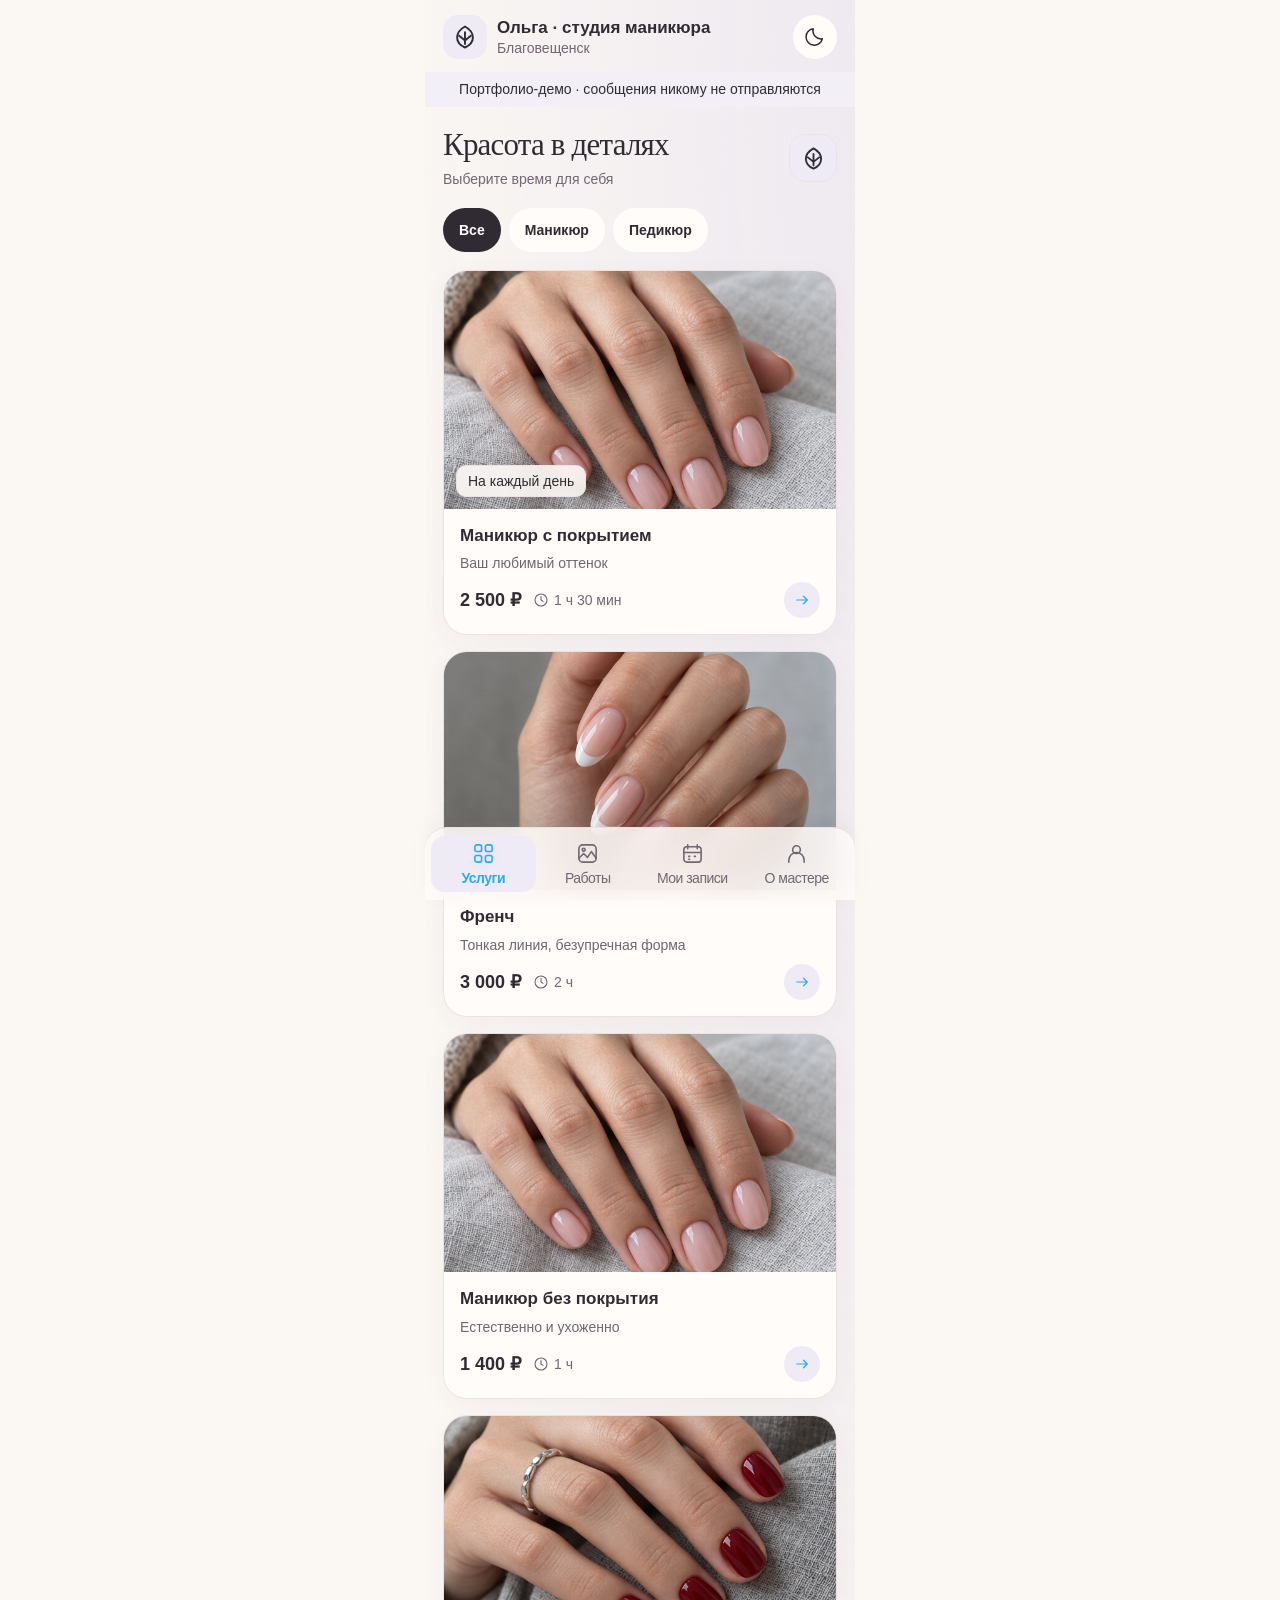
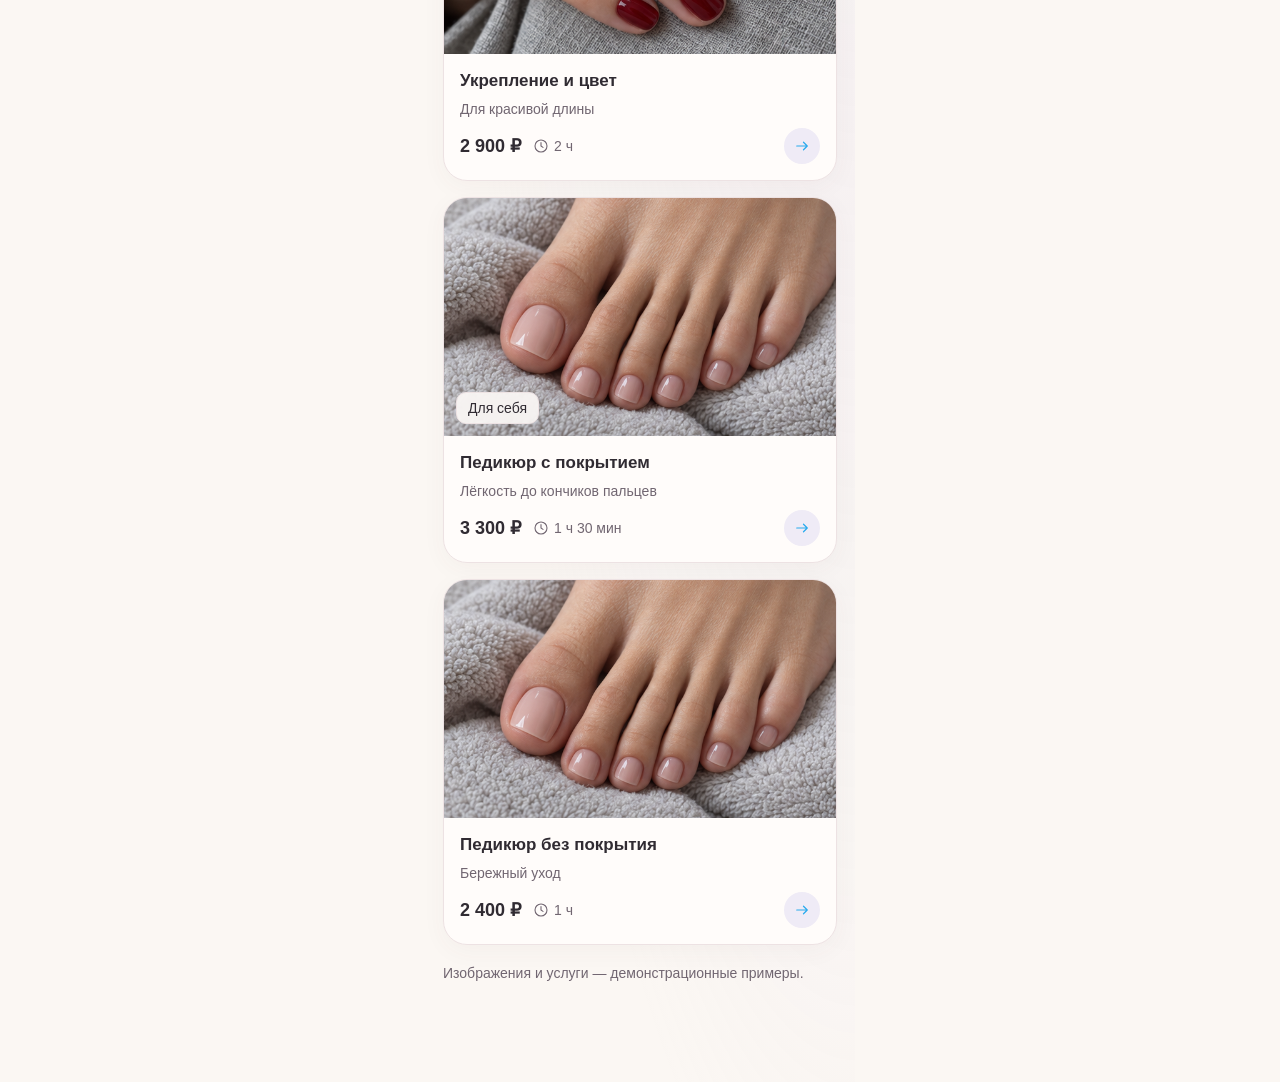
<file: tg-app/portfolio.html>
<!doctype html>
<!-- Бесплатная автономная версия для портфолио: данные остаются в этом браузере. -->
<html lang="ru">
<head>
  <meta charset="UTF-8">
  <meta name="viewport" content="width=device-width, initial-scale=1, viewport-fit=cover">
  <meta name="theme-color" content="#F4F6F8">
  <meta name="app-data-mode" content="portfolio">
  <title>Ольга — демонстрация записи</title>
  <link rel="icon" href="assets/icon.svg" type="image/svg+xml">
  <link rel="stylesheet" href="styles.css">
  <script type="module" src="app.mjs"></script>
</head>
<body>
  <div id="app" class="app-shell">
    <header id="header" class="app-header"></header>
    <div id="demo-banner" class="demo-banner">Портфолио-демо · сообщения никому не отправляются</div>
    <main id="screen" tabindex="-1" aria-label="Содержимое приложения"><div class="skeleton"></div><p class="loading">Открываем студию…</p></main>
    <div id="action-bar" class="action-bar" hidden></div>
    <nav id="tabs" class="tab-bar" aria-label="Основные разделы"></nav>
  </div>
  <div id="toast" class="toast" role="status" aria-live="polite"></div>
  <dialog id="dialog" aria-labelledby="dialog-title"></dialog>
  <noscript>Для просмотра демонстрации включите JavaScript в браузере.</noscript>
</body>
</html>
</file>
<file: tg-app/styles.css>
/* Мобильная оболочка: цвета Telegram, крупные касания и общие состояния экранов. */
/* В панели мастера пять равных кнопок; подписи переносятся на узком экране. */
.tab-bar.owner-tabs{grid-template-columns:repeat(5,minmax(0,1fr))}.owner-tabs .tab{min-width:0;white-space:normal}.owner-tabs .tab span{max-width:100%;line-height:1.15}
:root{color-scheme:light;--bg:#F4F6F8;--surface:#fff;--text:#17212B;--muted:#667580;--line:#E8EDF1;--accent:#2AABEE;--accent-text:#fff;--soft:#E7F5FD;--green:#248064;--danger:#C53D4E;--shadow:0 4px 20px #263b4b08;--safe-bottom:env(safe-area-inset-bottom,0px);--safe-top:0px;font-family:-apple-system,BlinkMacSystemFont,"Segoe UI",sans-serif;font-size:16px}
:root[data-theme=dark]{color-scheme:dark;--bg:#17212B;--surface:#232F3C;--text:#F1F5F8;--muted:#A0AFBD;--line:#344351;--soft:#233F50;--green:#74D7AE;--danger:#FF8190;--shadow:0 4px 20px #00000018}
*{box-sizing:border-box}body{margin:0;background:var(--bg);color:var(--text);-webkit-tap-highlight-color:transparent}button,input,select{font:inherit}button,a,input,select{touch-action:manipulation}button{cursor:pointer;border:0;color:inherit}button:active{transform:scale(.976);filter:brightness(.96)}button:disabled{cursor:default;opacity:.46;transform:none}button,a{transition:background .2s,transform .15s,opacity .2s}a{color:var(--accent)}button:focus-visible,a:focus-visible,input:focus-visible,select:focus-visible{outline:3px solid var(--accent);outline-offset:3px}button svg{flex:none}h1,h2,h3,p{margin:0}h1{font-size:28px;line-height:1.15;letter-spacing:-.7px;font-weight:720}h2{font-size:21px;line-height:1.25;letter-spacing:-.4px}h3{font-size:17px;line-height:1.35}p{line-height:1.5}small,.small{font-size:14px}input,select{width:100%;min-width:0;min-height:48px;border:1px solid var(--line);border-radius:12px;background:var(--bg);color:var(--text);padding:11px 12px}label{display:grid;gap:8px;font-size:14px}img{display:block;max-width:100%}fieldset{border:0;padding:0;margin:0}legend{margin-bottom:12px;font-weight:600}button{min-height:44px;min-width:44px}button[hidden],[hidden]{display:none!important}.app-shell{max-width:430px;min-height:100dvh;margin:0 auto;background:var(--bg);position:relative}main{padding:18px 18px calc(98px + var(--safe-bottom));min-height:70vh;outline:0}.app-header{padding:calc(12px + var(--safe-top)) 18px 10px;display:flex;align-items:center;gap:10px;min-height:72px;background:var(--bg)}.brand-mark,.avatar{width:44px;height:44px;background:var(--soft);border-radius:15px;display:grid;place-items:center;color:var(--accent);flex:none}.brand-title{font-size:17px;font-weight:700}.brand-subtitle{color:var(--muted);font-size:14px;margin-top:2px}.header-title{flex:1;min-width:0}.icon-button{width:44px;height:44px;border-radius:50%;display:grid;place-items:center;background:var(--surface);flex:none}.demo-banner{font-size:14px;text-align:center;padding:8px 10px;background:var(--soft);color:var(--text);line-height:1.35}.screen-enter{animation:enter .24s ease both}@keyframes enter{from{opacity:0;transform:translateX(10px)}to{opacity:1;transform:translateX(0)}}.intro{display:flex;align-items:center;justify-content:space-between;gap:12px;margin:2px 0 18px}.intro p{margin-top:6px;color:var(--muted);font-size:14px}.intro-symbol{color:var(--accent);border:1px solid var(--line);width:48px;height:48px;border-radius:16px;display:grid;place-items:center;flex:none}.chips{display:flex;gap:8px;margin:0 0 18px;flex-wrap:wrap}.chip{padding:10px 16px;border-radius:25px;background:var(--surface);font-size:14px;font-weight:600;min-height:44px}.chip.active{background:var(--text);color:var(--surface)}.service-list{display:grid;gap:16px}.service-card{padding:0;text-align:left;border-radius:20px;background:var(--surface);overflow:hidden;box-shadow:var(--shadow);width:100%}.card-photo{height:170px;position:relative;overflow:hidden}.photo{position:relative;background:#E8DFDD;overflow:hidden;isolation:isolate}.photo:before{content:"";position:absolute;inset:0;background-image:url('assets/nails.jpg');background-size:200% 200%;background-position:0 0}.photo[data-photo="1"]:before{background-position:100% 0}.photo[data-photo="2"]:before{background-position:0 100%}.photo[data-photo="3"]:before{background-position:100% 100%}.photo-badge{position:absolute;left:12px;bottom:12px;font-size:14px;background:#FFFFFFE8;color:#263642;padding:7px 11px;border-radius:10px;backdrop-filter:blur(6px)}.card-body{padding:16px;display:grid;gap:8px}.card-subtitle{color:var(--muted);font-size:14px}.price-line{display:flex;justify-content:space-between;align-items:center;gap:10px;margin-top:3px}.price{font-size:18px;font-weight:700;white-space:nowrap}.duration{display:flex;align-items:center;gap:5px;font-size:14px;color:var(--muted)}.arrow-circle{width:36px;height:36px;border-radius:50%;display:grid;place-items:center;background:var(--soft);color:var(--accent)}.card-meta{display:flex;gap:12px;align-items:center;flex-wrap:wrap}.disclaimer{font-size:14px;color:var(--muted);padding:18px 0 0;line-height:1.5}.tab-bar{position:fixed;bottom:0;left:50%;transform:translateX(-50%);width:min(100%,430px);padding:8px 6px calc(8px + var(--safe-bottom));display:grid;grid-template-columns:repeat(4,minmax(0,1fr));background:var(--surface);border-top:1px solid var(--line);z-index:20}.tab{display:flex;flex-direction:column;align-items:center;gap:5px;min-height:56px;padding:6px 0;color:var(--muted);background:transparent;font-size:14px;letter-spacing:-.5px;white-space:nowrap}.tab.active{color:var(--accent);font-weight:600}.tab svg{width:23px;height:23px}.tab.active svg{filter:drop-shadow(0 2px 5px #2AABEE25)}.action-bar{position:fixed;bottom:0;left:50%;transform:translateX(-50%);width:min(100%,430px);padding:12px 18px calc(14px + var(--safe-bottom));background:var(--surface);border-top:1px solid var(--line);z-index:20}.action-bar .summary{display:flex;justify-content:space-between;margin-bottom:10px;font-size:14px;color:var(--muted)}.primary,.secondary,.danger-button{display:flex;justify-content:center;align-items:center;gap:8px;width:100%;min-height:52px;padding:13px 16px;border-radius:14px;font-weight:650;font-size:16px}.primary{background:var(--accent);color:var(--accent-text)}.secondary{background:var(--soft);color:var(--accent)}.danger-button{background:var(--surface);color:var(--danger);border:1px solid var(--line)}.text-button{display:flex;align-items:center;justify-content:center;gap:7px;min-height:44px;background:transparent;color:var(--accent);padding:10px;font-size:14px}.detail-photo{width:100%;aspect-ratio:1.18;border-radius:20px;margin-bottom:20px;display:block}.section-title{margin:22px 0 12px}.detail-heading{font-size:26px;line-height:1.2}.detail-price{margin:15px 0;display:flex;gap:14px;align-items:center}.panel{background:var(--surface);border:1px solid var(--line);border-radius:18px;padding:18px;margin:16px 0}.list-row{display:flex;align-items:flex-start;gap:10px;padding:8px 0;font-size:15px;line-height:1.5}.list-row svg{color:var(--accent);margin-top:2px}.muted{color:var(--muted)}.gap-stack{display:grid;gap:12px}.gallery{display:grid;grid-template-columns:repeat(2,minmax(0,1fr));gap:14px}.work-card{padding:0;text-align:left;background:transparent;border-radius:16px;overflow:hidden}.work-card .photo{aspect-ratio:.82;border-radius:16px}.work-label{padding:10px 2px;font-size:15px;font-weight:600}.work-subtitle{font-size:14px;color:var(--muted);margin-top:4px}.full-photo{width:100%;aspect-ratio:1;border-radius:20px;margin-bottom:20px}.portrait{width:80px;height:80px;margin-bottom:14px;border-radius:28px;font-size:36px;background:var(--soft);color:var(--accent);display:grid;place-items:center}.profile{padding:22px;background:var(--surface);border-radius:22px}.profile h1{margin-bottom:8px}.profile p{font-size:15px}.contact-row{display:flex;gap:12px;align-items:flex-start;padding:15px 0;border-bottom:1px solid var(--line);font-size:15px}.contact-row:last-child{border:0}.contact-row svg{color:var(--accent);flex:none}.calendar-head{display:flex;align-items:center;justify-content:space-between;margin:18px 0 12px}.calendar-head h2{font-size:19px;text-transform:capitalize}.weekdays,.calendar-grid{display:grid;grid-template-columns:repeat(7,minmax(0,1fr));gap:0}.weekdays span{text-align:center;font-size:14px;color:var(--muted);padding:8px 0}.day{aspect-ratio:1;min-width:0;min-height:44px;border-radius:50%;background:transparent;font-size:16px;position:relative;display:grid;place-items:center}.day.selected{background:var(--accent);color:var(--accent-text)}.day.today:not(.selected){box-shadow:inset 0 0 0 1px var(--accent)}.day.has-slots:after{content:"";position:absolute;width:4px;height:4px;border-radius:50%;background:var(--accent);bottom:4px}.day.selected:after{background:var(--accent-text)}.calendar-panel{margin:12px -12px;background:var(--surface);border-radius:20px;padding:12px 4px}.slots{display:grid;grid-template-columns:repeat(3,minmax(0,1fr));gap:10px}.slot{min-height:48px;border-radius:12px;background:var(--surface);border:1px solid var(--line);font-weight:600;font-size:16px}.slot.selected{background:var(--soft);border-color:var(--accent);color:var(--accent)}.slot-label{margin:18px 0 12px;font-size:16px;font-weight:650}.service-summary{display:flex;align-items:center;gap:12px;border-radius:16px;padding:12px;background:var(--surface)}.summary-photo{width:60px;height:64px;border-radius:12px;flex:none}.service-summary h3{font-size:16px}.service-summary p{font-size:14px;color:var(--muted);margin-top:5px}.checkout-row{display:flex;justify-content:space-between;gap:12px;padding:13px 0;border-bottom:1px solid var(--line);font-size:15px;align-items:start}.checkout-row:last-child{border:0}.checkout-row span:first-child{color:var(--muted)}.checkout-row strong{text-align:right;font-weight:600}.success-mark{width:84px;height:84px;border-radius:50%;display:grid;place-items:center;background:var(--soft);color:var(--accent);margin:28px auto 22px;box-shadow:0 0 0 12px color-mix(in srgb,var(--soft) 40%,transparent)}.success-head{text-align:center;margin:20px 0}.success-head h1{font-size:27px;margin-bottom:12px}.booking{display:block;text-align:left;background:var(--surface);border:1px solid var(--line);border-radius:18px;padding:16px;width:100%;margin-bottom:12px}.booking-top{display:flex;justify-content:space-between;gap:8px;align-items:center;margin-bottom:10px}.status{font-size:14px;padding:5px 9px;border-radius:8px;background:var(--soft);color:var(--accent)}.status.cancelled{background:color-mix(in srgb,var(--danger) 10%,var(--surface));color:var(--danger)}.booking h3{margin-bottom:8px}.booking-time{font-size:14px;color:var(--muted);display:flex;align-items:center;gap:6px}.empty{text-align:center;padding:42px 8px}.empty-icon{margin:0 auto 20px;width:68px;height:68px;background:var(--soft);color:var(--accent);border-radius:22px;display:grid;place-items:center}.empty p{color:var(--muted);margin:10px auto 22px;max-width:260px;font-size:15px}.toast{position:fixed;bottom:calc(108px + var(--safe-bottom));left:50%;transform:translate(-50%,14px);opacity:0;pointer-events:none;width:calc(100% - 36px);max-width:394px;border-radius:14px;padding:14px 16px;color:var(--surface);background:var(--text);font-size:14px;line-height:1.4;z-index:60;transition:opacity .2s,transform .2s}.toast.visible{opacity:1;transform:translate(-50%,0)}dialog{width:calc(100% - 36px);max-width:380px;border:0;border-radius:22px;padding:24px;color:var(--text);background:var(--surface);box-shadow:0 20px 80px #0003}dialog::backdrop{background:#07132180;backdrop-filter:blur(3px)}dialog h2{margin-bottom:12px}dialog p{font-size:15px;color:var(--muted);margin-bottom:20px}dialog button+button{margin-top:10px}.error-box{background:var(--surface);border:1px solid var(--line);padding:18px;border-radius:16px;margin:16px 0}.error-box p{font-size:15px;line-height:1.5;margin-bottom:10px}.skeleton{height:170px;border-radius:20px;background:linear-gradient(100deg,var(--line),var(--surface),var(--line));background-size:200% 100%;animation:shimmer 1.4s infinite}.loading{color:var(--muted);font-size:15px;text-align:center;padding:20px}@keyframes shimmer{to{background-position:-200% 0}}.admin-form{display:grid;gap:14px}.two-fields{display:grid;grid-template-columns:1fr 1fr;gap:10px}.week-toggle{display:flex;flex-wrap:wrap;gap:6px}.week-toggle label{display:flex;align-items:center;min-height:44px;gap:6px}.week-toggle input{width:18px;min-height:18px}.event{padding:9px 0;border-bottom:1px solid var(--line);font-size:14px}.event time{display:block;font-size:14px;color:var(--muted);margin-top:4px}.legal{font-size:14px;line-height:1.5;color:var(--muted);margin:15px 0}.check-label{display:flex;gap:10px;align-items:center;min-height:44px;line-height:1.4}.check-label input{width:20px;min-height:20px;flex:none}.demo-tools{margin-top:20px;border-top:1px solid var(--line);padding-top:14px}.badge-dot{width:7px;height:7px;border-radius:50%;background:var(--green);display:inline-block;margin-right:6px}.button-row{display:flex;gap:8px;margin-top:12px}.button-row button{flex:1}.app-shell.nested main{padding-bottom:calc(146px + var(--safe-bottom))}.app-shell.nested.no-action main{padding-bottom:30px}.notice{padding:12px;border-radius:12px;background:var(--soft);font-size:14px;line-height:1.45;margin:14px 0}.price-small{font-size:15px;font-weight:650}.profile-note{font-size:14px!important;color:var(--muted);margin-top:12px!important}
@media(max-width:350px){main{padding-left:14px;padding-right:14px}.app-header{padding-left:14px;padding-right:14px}.tab{font-size:14px;letter-spacing:-.8px}.chip{padding:10px 13px}.calendar-panel{margin-left:-14px;margin-right:-14px;padding-left:0;padding-right:0}.card-photo{height:150px}}
@media(prefers-reduced-motion:reduce){*,*:before,*:after{animation:none!important;transition:none!important;scroll-behavior:auto!important}}
/* Квадранты общего фотолиста сохраняют пропорции: карточка только кадрирует превью. */
.photo:before{background-image:url('assets/nails.png');inset:auto 0;top:50%;aspect-ratio:1;transform:translateY(-50%)}

/* Сезонный салон: молочная основа, пудровые оттенки и неизменные кнопки Telegram. */
:root{--bg:#FBF7F3;--surface:#FFFCFA;--text:#302B32;--muted:#716671;--line:#EDE2E3;--soft:#F5E7ED;--blush:#ECD0DC;--petal:#DDA9BD;--spark:#B9874E;--shadow:0 6px 24px #65444E0B}
:root[data-season=spring]{--soft:#F8E7EF;--blush:#F0CCD9;--petal:#DFA3BB;--spark:#B78250}
:root[data-season=summer]{--soft:#F9EADF;--blush:#F3D5BE;--petal:#E9AF97;--spark:#A77438}
:root[data-season=autumn]{--soft:#F1E5E1;--blush:#E4C7BD;--petal:#CA9B91;--spark:#9E713C}
:root[data-season=winter]{--soft:#EFEBF6;--blush:#DCD6EC;--petal:#BEB2D7;--spark:#8B80AA}
:root[data-theme=dark]{--bg:#211F27;--surface:#2D2933;--text:#F7EFF3;--muted:#C2B4C0;--line:#453B47;--soft:#3E303C;--blush:#543946;--shadow:0 6px 24px #0002;--spark:#E7C993}
:root[data-theme=dark][data-season=summer]{--soft:#44332F;--blush:#593D34}
:root[data-theme=dark][data-season=autumn]{--soft:#3F302F;--blush:#503832}
:root[data-theme=dark][data-season=winter]{--soft:#343045;--blush:#413A56;--spark:#DDD1F3}
.app-shell{background:radial-gradient(ellipse at 100% 0%,color-mix(in srgb,var(--blush) 42%,transparent),transparent 52vh),var(--bg)}
.app-header{background:transparent}.demo-banner{background:color-mix(in srgb,var(--soft) 76%,var(--surface))}
.intro h1,.profile h1{font-family:Georgia,'Times New Roman',serif;font-weight:500;font-size:31px;letter-spacing:-.8px}
.intro-symbol,.brand-mark,.portrait{color:var(--text);background:var(--soft);border-color:var(--line)}
.service-card{border:1px solid var(--line);border-radius:24px}.card-photo{height:clamp(205px,55vw,238px)}
.photo-badge{background:color-mix(in srgb,var(--surface) 88%,transparent);color:var(--text);border:1px solid var(--line)}
.chip.active{background:var(--text);color:var(--surface)}.price{font-variant-numeric:tabular-nums}
.tab-bar,.action-bar{background:var(--surface);box-shadow:0 -5px 24px #49323F08}
@supports(backdrop-filter:blur(16px)){.tab-bar,.action-bar{background:color-mix(in srgb,var(--surface) 86%,transparent);backdrop-filter:blur(16px) saturate(1.15);-webkit-backdrop-filter:blur(16px) saturate(1.15)}}
.tab-bar{border-radius:22px 22px 0 0}.tab.active{background:var(--soft);border-radius:14px}.success-mark{background:var(--soft);box-shadow:0 0 0 12px color-mix(in srgb,var(--blush) 35%,transparent)}
/* Декор не участвует в раскладке и не перехватывает нажатия. */
.beauty-effects{position:fixed;inset:0;overflow:hidden;pointer-events:none;z-index:100;contain:strict}
.tap-spark{position:absolute;width:9px;height:9px;margin:-4px;background:linear-gradient(45deg,#FF861F,#FFD19A);clip-path:polygon(50% 0,62% 37%,100% 50%,62% 63%,50% 100%,38% 63%,0 50%,38% 37%);animation:tap-glimmer .6s ease-out both}
@keyframes tap-glimmer{0%{opacity:0;transform:scale(.35)}18%{opacity:.85}100%{opacity:0;transform:translate(var(--dx),var(--dy)) rotate(60deg) scale(.15)}}
/* Короткий фейерверк без падающих объектов и повторяющихся вспышек. */
.celebration-spark{position:absolute;width:3px;height:3px;border-radius:50%;background:#FFAA54;box-shadow:0 0 5px #FFAD66,0 0 9px #FFC78B80;animation:soft-firework 1.25s cubic-bezier(.16,.7,.28,1) both}
.celebration-spark:nth-child(3n){background:#FFF0D4;width:2px;height:5px}
@keyframes soft-firework{0%{opacity:0;transform:scale(.2)}12%{opacity:.85}65%{opacity:.65}100%{opacity:0;transform:translate(var(--dx),var(--dy)) scale(.25)}}
@media(prefers-reduced-motion:reduce){.beauty-effects{display:none}.tap-spark,.celebration-spark{animation:none!important}}
.confirmation-link{margin:18px 0;padding:16px;border:1px dashed var(--accent);border-radius:16px;background:var(--surface);overflow-wrap:anywhere}.confirmation-link a{display:block;margin-top:7px;font-size:13px;line-height:1.45}.notification-card{display:grid;grid-template-columns:1fr auto;gap:14px;padding:17px 16px;margin:12px 0;border:1px solid var(--line);border-left:4px solid var(--accent);border-radius:16px;background:var(--surface)}.notification-card h3{margin:10px 0 5px}.notification-card>time{font-size:12px;color:var(--muted);white-space:nowrap}
.admin-sections{display:grid;grid-template-columns:repeat(2,minmax(0,1fr));gap:8px;margin:18px 0}.admin-sections .chip{margin:0}.client-card{display:flex;align-items:center;justify-content:space-between;gap:12px}
.journal-period{display:grid;grid-template-columns:repeat(3,minmax(0,1fr));gap:8px}.journal-period .chip{padding-left:8px;padding-right:8px}.journal-day{margin-top:22px}.journal-day>h2{margin-bottom:12px;font-size:17px;text-transform:capitalize}.master-calendar .calendar-head{justify-content:center;margin-top:4px}.master-calendar .day{color:var(--text)}.master-calendar .day.selected{color:var(--accent-text)}
</file>
